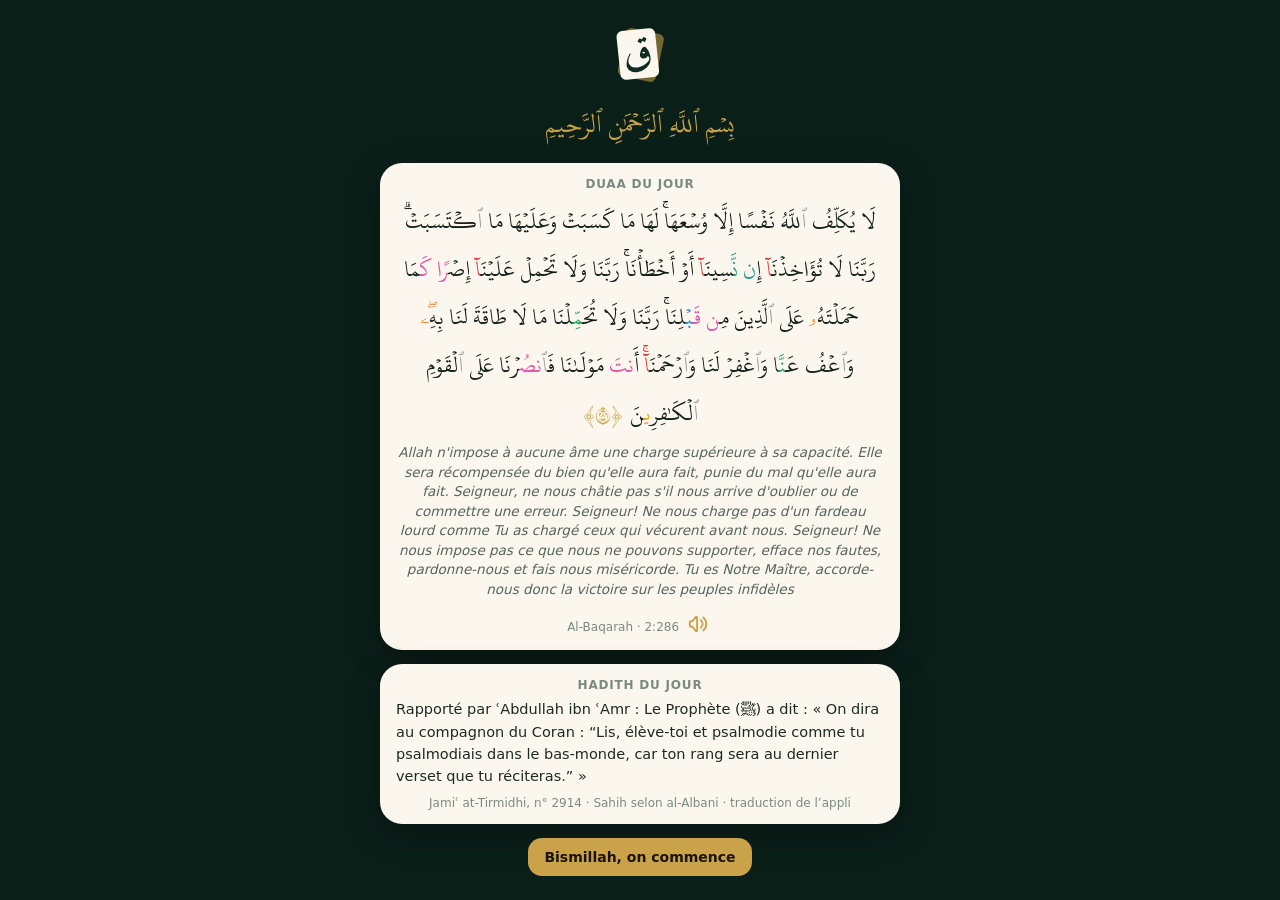
<file: index.html>
<!DOCTYPE html>
<html lang="fr">
<head>
<meta charset="utf-8">
<meta name="viewport" content="width=device-width, initial-scale=1, viewport-fit=cover, user-scalable=no">
<title>Muraja'a — Révision du Coran</title>
<meta name="description" content="Révise le Coran en jouant : cartes à glisser, audio, récitation et suivi.">
<meta property="og:type" content="website">
<meta property="og:site_name" content="Muraja'a">
<meta property="og:title" content="Muraja'a : révise le Coran en jouant">
<meta property="og:description" content="Cartes à glisser, audio, récitation et suivi de ta mémorisation.">
<meta property="og:url" content="https://generalmanagerapp.github.io/coran-revision/">
<meta property="og:image" content="https://generalmanagerapp.github.io/coran-revision/icons/og-image.png">
<meta property="og:image:width" content="1200">
<meta property="og:image:height" content="630">
<meta name="twitter:card" content="summary_large_image">
<meta name="twitter:image" content="https://generalmanagerapp.github.io/coran-revision/icons/og-image.png">
<meta name="theme-color" content="#0f2a22">
<link rel="manifest" href="manifest.webmanifest">
<link rel="icon" href="icons/icon.svg" type="image/svg+xml">
<link rel="icon" href="icons/favicon-32.png" sizes="32x32" type="image/png">
<link rel="apple-touch-icon" href="icons/apple-touch-icon.png">
<meta name="apple-mobile-web-app-capable" content="yes">
<meta name="apple-mobile-web-app-title" content="Muraja'a">
<meta name="application-name" content="Muraja'a">
<meta name="apple-mobile-web-app-status-bar-style" content="black-translucent">
<link rel="preload" href="fonts/uthmanic-hafs.woff2?v=2.10.1" as="font" type="font/woff2" crossorigin>
<link rel="stylesheet" href="style.css?v=2.10.1">
</head>
<body>
<div id="app">
  <header class="top">
    <div class="brand"><img class="logo" src="icons/logo-mark.svg" alt="" width="22" height="25"> Muraja'a <span class="brand-ar">مراجعة</span></div>
    <div id="sessionInfo" class="session"></div>
  </header>

  <main>
    <!-- RÉVISER -->
    <section id="view-revise" class="view active">
      <div id="modeBar" class="modebar"></div>
      <div id="weakBar" class="weakbar" hidden></div>
      <div id="goal" class="goal"><span></span><i><b></b></i></div>
      <div id="deck" class="deck"></div>
      <div id="deckHint" class="hint"></div>
    </section>

    <!-- SOURATES -->
    <section id="view-surahs" class="view">
      <div class="seg"><button data-tab="s" class="on">Sourates</button><button data-tab="j">Juz</button><button data-tab="h">Hizb</button></div>
      <div class="toolbar">
        <input id="surahSearch" type="search" placeholder="Rechercher une sourate…">
      </div>
      <div class="quick">
        <button data-quick="amma">Juz ʿAmma</button>
        <button data-quick="tabarak">Juz Tabārak</button>
        <button data-quick="none">Tout décocher</button>
      </div>
      <div id="selCount" class="selcount"></div>
      <div id="surahList"></div>
    </section>

    <!-- LIRE -->
    <section id="view-read" class="view">
      <div class="rbar">
        <button data-rnav="-1" aria-label="Sourate précédente">‹</button>
        <select id="readSel" aria-label="Sourate"></select>
        <button data-rnav="1" aria-label="Sourate suivante">›</button>
      </div>
      <div class="rctl">
        <button id="rPlay" class="btn gold"><svg class="ic " width="18" height="18" viewBox="0 0 24 24" fill="none" stroke="currentColor" stroke-width="2" stroke-linecap="round" stroke-linejoin="round" aria-hidden="true"><path d="M7 4v16l13 -8l-13 -8" /></svg> Écouter</button>
        <button id="rRep" class="btn light" aria-pressed="false"><svg class="ic " width="18" height="18" viewBox="0 0 24 24" fill="none" stroke="currentColor" stroke-width="2" stroke-linecap="round" stroke-linejoin="round" aria-hidden="true"><path d="M4 12v-3a3 3 0 0 1 3 -3h13m-3 -3l3 3l-3 3" /> <path d="M20 12v3a3 3 0 0 1 -3 3h-13m3 3l-3 -3l3 -3" /></svg> Répéter le verset</button>
        <button id="rMask" class="btn light" aria-pressed="false"><svg class="ic " width="18" height="18" viewBox="0 0 24 24" fill="none" stroke="currentColor" stroke-width="2" stroke-linecap="round" stroke-linejoin="round" aria-hidden="true"><path d="M10.585 10.587a2 2 0 0 0 2.829 2.828" /> <path d="M16.681 16.673a8.717 8.717 0 0 1 -4.681 1.327c-3.6 0 -6.6 -2 -9 -6c1.272 -2.12 2.712 -3.678 4.32 -4.674m2.86 -1.146a9.055 9.055 0 0 1 1.82 -.18c3.6 0 6.6 2 9 6c-.666 1.11 -1.379 2.067 -2.138 2.87" /> <path d="M3 3l18 18" /></svg> Masquer</button>
      </div>
      <div id="rExtra" class="rctl2"></div>
      <div id="readBox"></div>
      <div id="nowPlay" class="nowplay" hidden><button data-np="-1" aria-label="Verset précédent">‹</button><span></span><button data-np="1" aria-label="Verset suivant">›</button></div>
    </section>

    <!-- STATS -->
    <section id="view-stats" class="view"><div id="statsBox"></div><div class="adbox" id="adStats" hidden></div></section>

    <!-- RÉGLAGES -->
    <section id="view-settings" class="view"><div id="settingsBox"></div><div class="adbox" id="adSet" hidden></div></section>
  </main>

  <nav class="tabs">
    <button data-view="revise" class="on"><svg class="ic nav" width="23" height="23" viewBox="0 0 24 24" fill="none" stroke="currentColor" stroke-width="2" stroke-linecap="round" stroke-linejoin="round" aria-hidden="true"><path d="M3.604 7.197l7.138 -3.109a.96 .96 0 0 1 1.27 .527l4.924 11.902a1 1 0 0 1 -.514 1.304l-7.137 3.109a.96 .96 0 0 1 -1.271 -.527l-4.924 -11.903a1 1 0 0 1 .514 -1.304l0 .001" /> <path d="M15 4h1a1 1 0 0 1 1 1v3.5" /> <path d="M20 6c.264 .112 .52 .217 .768 .315a1 1 0 0 1 .53 1.311l-2.298 5.374" /></svg>Réviser</button>
    <button data-view="read"><svg class="ic nav" width="23" height="23" viewBox="0 0 24 24" fill="none" stroke="currentColor" stroke-width="2" stroke-linecap="round" stroke-linejoin="round" aria-hidden="true"><path d="M19 4v16h-12a2 2 0 0 1 -2 -2v-12a2 2 0 0 1 2 -2h12" /> <path d="M19 16h-12a2 2 0 0 0 -2 2" /> <path d="M9 8h6" /></svg>Lire</button>
    <button data-view="surahs"><svg class="ic nav" width="23" height="23" viewBox="0 0 24 24" fill="none" stroke="currentColor" stroke-width="2" stroke-linecap="round" stroke-linejoin="round" aria-hidden="true"><path d="M3.5 5.5l1.5 1.5l2.5 -2.5" /> <path d="M3.5 11.5l1.5 1.5l2.5 -2.5" /> <path d="M3.5 17.5l1.5 1.5l2.5 -2.5" /> <path d="M11 6l9 0" /> <path d="M11 12l9 0" /> <path d="M11 18l9 0" /></svg>Sourates</button>
    <button data-view="stats"><svg class="ic nav" width="23" height="23" viewBox="0 0 24 24" fill="none" stroke="currentColor" stroke-width="2" stroke-linecap="round" stroke-linejoin="round" aria-hidden="true"><path d="M3 13a1 1 0 0 1 1 -1h4a1 1 0 0 1 1 1v6a1 1 0 0 1 -1 1h-4a1 1 0 0 1 -1 -1l0 -6" /> <path d="M15 9a1 1 0 0 1 1 -1h4a1 1 0 0 1 1 1v10a1 1 0 0 1 -1 1h-4a1 1 0 0 1 -1 -1l0 -10" /> <path d="M9 5a1 1 0 0 1 1 -1h4a1 1 0 0 1 1 1v14a1 1 0 0 1 -1 1h-4a1 1 0 0 1 -1 -1l0 -14" /> <path d="M4 20h14" /></svg>Suivi</button>
    <button data-view="settings"><svg class="ic nav" width="23" height="23" viewBox="0 0 24 24" fill="none" stroke="currentColor" stroke-width="2" stroke-linecap="round" stroke-linejoin="round" aria-hidden="true"><path d="M10.325 4.317c.426 -1.756 2.924 -1.756 3.35 0a1.724 1.724 0 0 0 2.573 1.066c1.543 -.94 3.31 .826 2.37 2.37a1.724 1.724 0 0 0 1.065 2.572c1.756 .426 1.756 2.924 0 3.35a1.724 1.724 0 0 0 -1.066 2.573c.94 1.543 -.826 3.31 -2.37 2.37a1.724 1.724 0 0 0 -2.572 1.065c-.426 1.756 -2.924 1.756 -3.35 0a1.724 1.724 0 0 0 -2.573 -1.066c-1.543 .94 -3.31 -.826 -2.37 -2.37a1.724 1.724 0 0 0 -1.065 -2.572c-1.756 -.426 -1.756 -2.924 0 -3.35a1.724 1.724 0 0 0 1.066 -2.573c-.94 -1.543 .826 -3.31 2.37 -2.37c1 .608 2.296 .07 2.572 -1.065" /> <path d="M9 12a3 3 0 1 0 6 0a3 3 0 0 0 -6 0" /></svg>Réglages</button>
  </nav>
</div>
<div id="loading" class="loading"><div class="lts" aria-hidden="true"><i class="lt" style="left:43%;top:24%;font-size:32px;--r:-2deg;animation-delay:-1.2s;animation-duration:5.2s">ق</i><i class="lt" style="left:76%;top:12%;font-size:31px;--r:2deg;animation-delay:-2.7s;animation-duration:5.9s">ر</i><i class="lt" style="left:55%;top:13%;font-size:29px;--r:11deg;animation-delay:-0.7s;animation-duration:7.2s">آ</i><i class="lt" style="left:17%;top:33%;font-size:29px;--r:11deg;animation-delay:-1.9s;animation-duration:7.3s">ن</i><i class="lt" style="left:76%;top:55%;font-size:34px;--r:-7deg;animation-delay:-0.1s;animation-duration:5.9s">ك</i><i class="lt" style="left:55%;top:23%;font-size:37px;--r:-19deg;animation-delay:-1.6s;animation-duration:7.3s">ت</i><i class="lt" style="left:76%;top:78%;font-size:30px;--r:11deg;animation-delay:-1.9s;animation-duration:6.5s">ا</i><i class="lt" style="left:9%;top:84%;font-size:53px;--r:24deg;animation-delay:-0.6s;animation-duration:7.7s">ب</i><i class="lt" style="left:42%;top:64%;font-size:45px;--r:-10deg;animation-delay:-1.8s;animation-duration:6.8s">ه</i><i class="lt" style="left:25%;top:36%;font-size:57px;--r:-4deg;animation-delay:-0.2s;animation-duration:6.2s">د</i><i class="lt" style="left:59%;top:41%;font-size:58px;--r:1deg;animation-delay:-1.8s;animation-duration:5.3s">ى</i><i class="lt" style="left:23%;top:48%;font-size:28px;--r:17deg;animation-delay:-0.5s;animation-duration:7.0s">ن</i><i class="lt" style="left:11%;top:76%;font-size:46px;--r:-4deg;animation-delay:-1.7s;animation-duration:8.5s">و</i><i class="lt" style="left:90%;top:49%;font-size:55px;--r:-21deg;animation-delay:-1.8s;animation-duration:7.3s">ر</i><i class="lt" style="left:13%;top:39%;font-size:29px;--r:21deg;animation-delay:-1.4s;animation-duration:7.7s">ح</i><i class="lt" style="left:91%;top:44%;font-size:54px;--r:-7deg;animation-delay:-1.9s;animation-duration:9.0s">م</i><i class="lt" style="left:93%;top:54%;font-size:55px;--r:-3deg;animation-delay:-2.7s;animation-duration:6.4s">ة</i><i class="lt" style="left:23%;top:83%;font-size:44px;--r:-17deg;animation-delay:-0.4s;animation-duration:5.2s">ذ</i><i class="lt" style="left:33%;top:55%;font-size:31px;--r:-15deg;animation-delay:-1.2s;animation-duration:8.5s">ك</i><i class="lt" style="left:59%;top:56%;font-size:53px;--r:10deg;animation-delay:-1.6s;animation-duration:8.5s">ر</i><i class="lt" style="left:37%;top:58%;font-size:50px;--r:-11deg;animation-delay:-3.0s;animation-duration:7.7s">ع</i><i class="lt" style="left:21%;top:15%;font-size:40px;--r:-25deg;animation-delay:-0.5s;animation-duration:5.9s">ل</i><i class="lt" style="left:64%;top:80%;font-size:35px;--r:1deg;animation-delay:-0.5s;animation-duration:6.1s">م</i><i class="lt" style="left:70%;top:52%;font-size:34px;--r:19deg;animation-delay:-1.8s;animation-duration:6.3s">إ</i><i class="lt" style="left:67%;top:84%;font-size:55px;--r:24deg;animation-delay:-2.0s;animation-duration:8.0s">ي</i><i class="lt" style="left:89%;top:76%;font-size:32px;--r:5deg;animation-delay:-1.2s;animation-duration:6.6s">م</i></div><span class="ltxt">Chargement du Coran…</span></div>
<script src="ads-config.js?v=2.10.1"></script>
<script src="app.js?v=2.10.1"></script>
</body>
</html>
</file>
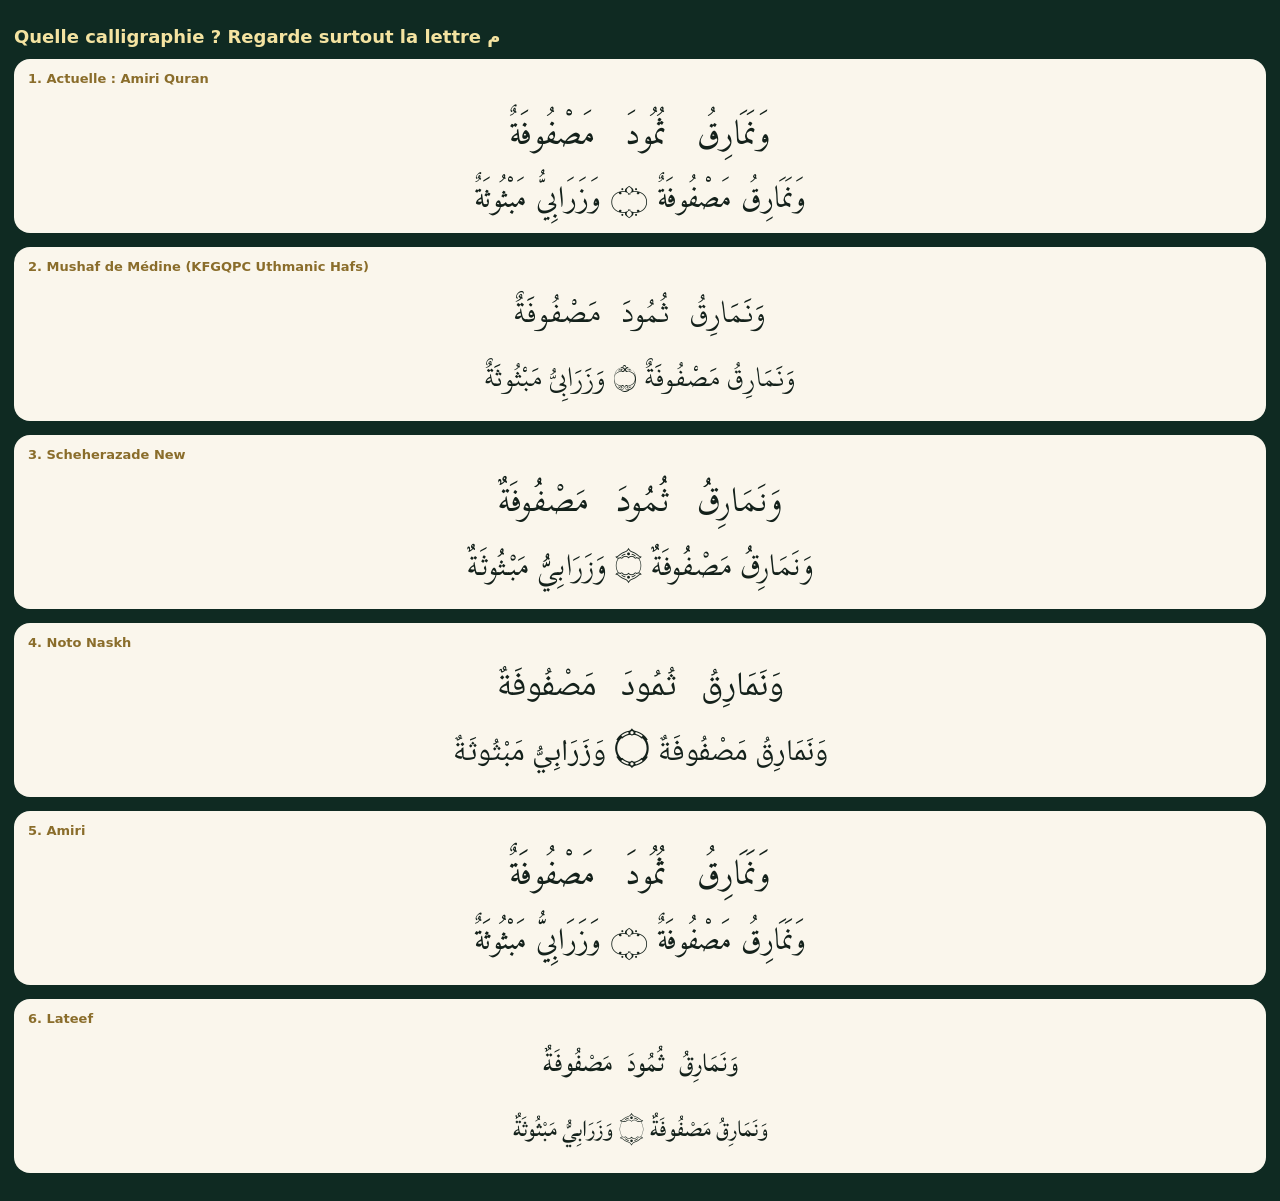
<file: fonts-test.html>
<!DOCTYPE html><html lang="fr"><head><meta charset="utf-8"><meta name="viewport" content="width=device-width,initial-scale=1"><title>Test calligraphies</title>
<style>
@font-face{font-family:F1;src:url(fonts/amiri-quran-arabic-400-normal.woff2)}
@font-face{font-family:F2;src:url(fonts/uthmanic-hafs.woff2)}
@font-face{font-family:F3;src:url(fonts/test/scheherazade-new-arabic-400-normal.woff2)}
@font-face{font-family:F4;src:url(fonts/test/noto-naskh-arabic-arabic-400-normal.woff2)}
@font-face{font-family:F5;src:url(fonts/test/amiri-arabic-400-normal.woff2)}
@font-face{font-family:F6;src:url(fonts/test/lateef-arabic-400-normal.woff2)}
body{background:#0f2a22;color:#eee;font:15px system-ui;margin:0;padding:14px}
h1{font-size:18px;color:#f4e3a1}
.c{background:#faf6ec;color:#14211b;border-radius:16px;padding:12px 14px;margin:0 0 14px}
.n{font:700 13px system-ui;color:#8a6d2b;margin-bottom:4px}
.a{direction:rtl;text-align:center;font-size:30px;line-height:2.1}
.w{direction:rtl;text-align:center;font-size:34px;line-height:2}
</style></head><body>
<h1>Quelle calligraphie ? Regarde surtout la lettre م</h1>
<script>
const fonts=[['1','Actuelle : Amiri Quran'],['2','Mushaf de Médine (KFGQPC Uthmanic Hafs)'],['3','Scheherazade New'],['4','Noto Naskh'],['5','Amiri'],['6','Lateef']];
document.body.insertAdjacentHTML('beforeend',fonts.map(([k,n])=>`<div class="c"><div class="n">${k}. ${n}</div>
<div class="w" style="font-family:F${k}">وَنَمَارِقُ &nbsp; ثُمُودَ &nbsp; مَصْفُوفَةٌ</div>
<div class="a" style="font-family:F${k}">وَنَمَارِقُ مَصْفُوفَةٌ ۝ وَزَرَابِيُّ مَبْثُوثَةٌ</div></div>`).join(''));
</script></body></html>
</file>
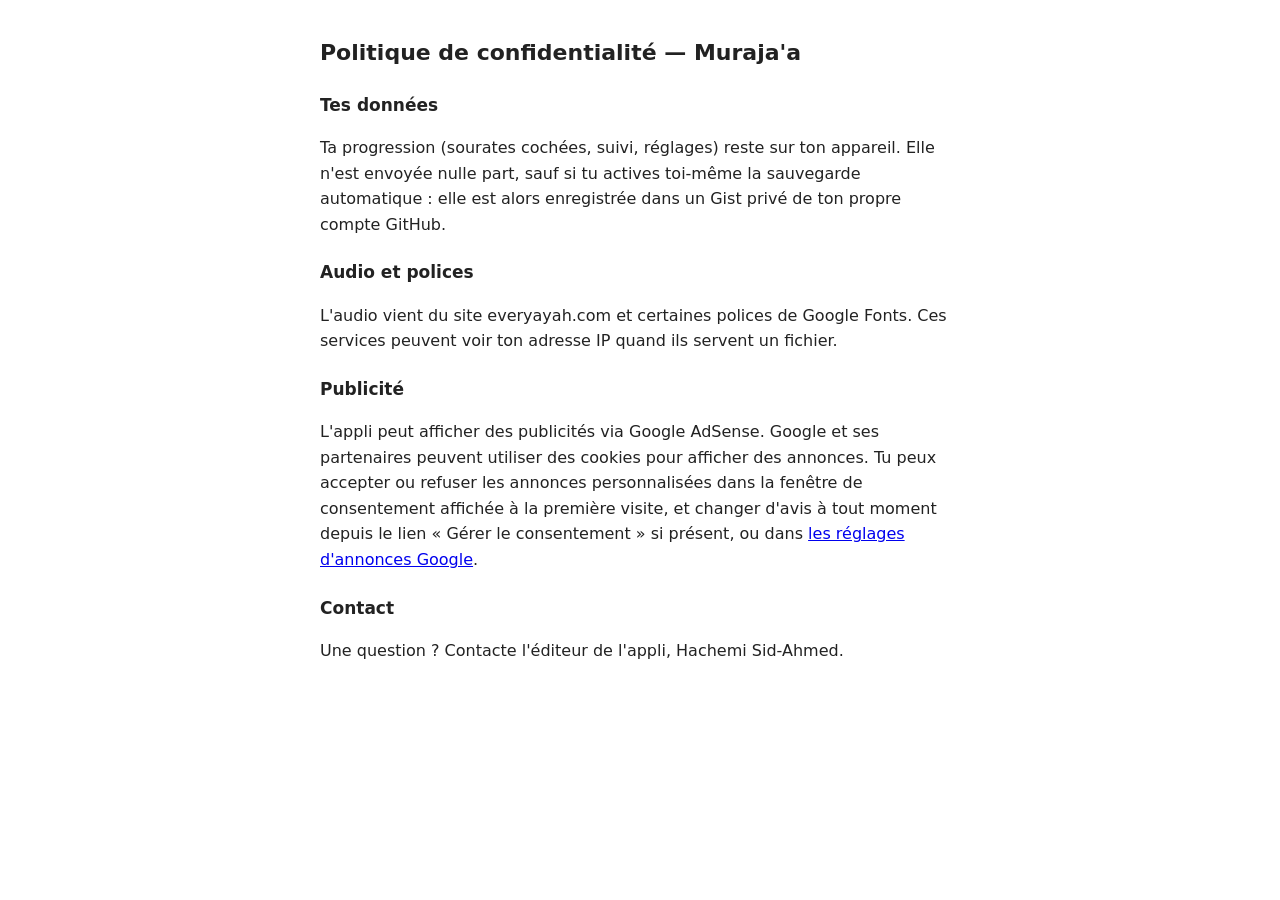
<file: privacy.html>
<!DOCTYPE html><html lang="fr"><head><meta charset="utf-8"><meta name="viewport" content="width=device-width,initial-scale=1"><title>Confidentialité — Muraja'a</title>
<style>body{font:16px/1.6 system-ui,sans-serif;max-width:640px;margin:0 auto;padding:20px;color:#222}h1{font-size:22px}h2{font-size:17px;margin-top:22px}</style></head><body>
<h1>Politique de confidentialité — Muraja'a</h1>
<h2>Tes données</h2><p>Ta progression (sourates cochées, suivi, réglages) reste sur ton appareil. Elle n'est envoyée nulle part, sauf si tu actives toi-même la sauvegarde automatique : elle est alors enregistrée dans un Gist privé de ton propre compte GitHub.</p>
<h2>Audio et polices</h2><p>L'audio vient du site everyayah.com et certaines polices de Google Fonts. Ces services peuvent voir ton adresse IP quand ils servent un fichier.</p>
<h2>Publicité</h2><p>L'appli peut afficher des publicités via Google AdSense. Google et ses partenaires peuvent utiliser des cookies pour afficher des annonces. Tu peux accepter ou refuser les annonces personnalisées dans la fenêtre de consentement affichée à la première visite, et changer d'avis à tout moment depuis le lien « Gérer le consentement » si présent, ou dans <a href="https://adssettings.google.com">les réglages d'annonces Google</a>.</p>
<h2>Contact</h2><p>Une question ? Contacte l'éditeur de l'appli, Hachemi Sid-Ahmed.</p>
</body></html>
</file>
<file: style.css>
@font-face{font-family:'Uthmanic Hafs';src:url(fonts/uthmanic-hafs.woff2?v=2.0.2) format('woff2');font-display:swap}
@font-face{font-family:'Amiri Quran';src:url(fonts/amiri-quran-arabic-400-normal.woff2) format('woff2');font-display:swap}
:root,[data-theme=emeraude]{
  --bg:#0b1f19;--bg2:#0f2a22;--surface2:#0d241d;--bg-img:none;--text:#eef3ef;--text2:#b9c9c0;--text3:#8fa79b;--line2:#1d3d33;--line3:#2c5446;
  --gold:#c9a24a;--on-gold:#1b1405;--card:#fbf7ee;--ink:#1c2a24;--muted:#7a8a82;--line:#e6dfcf;--opt:#fff;--tagbg:#efe6d0;--tagfg:#7a5d1d;
  --arc:#14211b;--frc:#55655d;--ar-list:#e9dcb8;--green:#2f9e6a;--red:#d4554b;--amber:#e0a33a;
  --good-bg:#e7f6ee;--good-fg:#1e7a50;--bad-bg:#fbe9e7;--bad-fg:#a8352c;--mid-bg:#fdf2dc;--mid-fg:#8a5d0b;--btn:#1c3a30;
  --r-card:22px;--r-opt:14px;--r-btn:14px;--r-chip:999px;--card-shadow:0 10px 30px rgba(0,0,0,.35);--card-border:0;--opt-bw:2px;--opt-shadow:none;--btn-border:0;--chip-bw:1px;
  --font:system-ui,-apple-system,'Segoe UI',Roboto,sans-serif;--font-title:var(--font);
  --ar:'Uthmanic Hafs','Amiri Quran','Scheherazade New','Traditional Arabic',serif;
}
[data-theme=manuscrit]{
  --bg:#efe2c4;--bg2:#e6d5ae;--surface2:#e9dab8;--text:#3b2a1a;--text2:#5a3f26;--text3:#7a5a3a;--line2:#cdb48a;--line3:#b08a5a;
  --gold:#9b2c1f;--on-gold:#f7ecd4;--card:#f8efd9;--ink:#2a1a0c;--muted:#7a5a3a;--line:#d6bd92;--opt:#fbf5e6;--tagbg:#f1dcc6;--tagfg:#9b2c1f;
  --arc:#2a1a0c;--frc:#6b4a2a;--ar-list:#5a3412;--green:#4f6b2a;--good-bg:#eef0d8;--good-fg:#3f5a1f;--btn:#5a3412;
  --r-card:6px;--r-opt:4px;--r-btn:4px;--r-chip:4px;--card-shadow:0 2px 0 #c7a676,0 8px 20px rgba(90,52,18,.18);--card-border:1px solid #c7a676;--opt-bw:1px;
  --font:'Cormorant Garamond',Georgia,serif;--font-title:var(--font);
}
[data-theme=manuscrit] .card{outline:1px solid #c7a676;outline-offset:-7px}
[data-theme=manuscrit] body,[data-theme=manuscrit] .opt.fr-opt{font-size:110%}
[data-theme=minimal]{
  --bg:#f5f5f7;--bg2:#ffffff;--surface2:#ececf1;--text:#111;--text2:#3a3a3c;--text3:#6e6e73;--line2:#e5e5ea;--line3:#d1d1d6;
  --gold:#1d4fd8;--on-gold:#fff;--card:#fff;--ink:#111;--muted:#6e6e73;--line:#ececf1;--opt:#f5f5f7;--tagbg:#eef3ff;--tagfg:#1d4fd8;
  --arc:#111;--frc:#6e6e73;--ar-list:#111;--green:#1d4fd8;--good-bg:#eef3ff;--good-fg:#1d4fd8;--btn:#111;
  --r-card:20px;--r-opt:12px;--r-btn:12px;--card-shadow:0 1px 2px rgba(0,0,0,.06),0 8px 24px rgba(0,0,0,.06);--opt-bw:1.5px;
  --font:Inter,system-ui,-apple-system,sans-serif;
}
[data-theme=minimal] .chip{background:#e8e8ed;border-color:transparent}
[data-theme=minimal] .chip.on{background:#111;border-color:#111;color:#fff}
[data-theme=nuit]{
  --bg:#0d1033;--bg2:#0a0c28;--surface2:#141850;--text:#e8ebff;--text2:#c7cdf5;--text3:#9aa3d9;--line2:#1e2360;--line3:#2e3577;
  --gold:#f4e3a1;--on-gold:#1b1d3d;--card:#171b4a;--ink:#fff;--muted:#9aa3d9;--line:#2e3577;--opt:#1f2459;--tagbg:#262b6b;--tagfg:#f4e3a1;
  --arc:#fff;--frc:#b7bde8;--ar-list:#f4e3a1;--green:#5ee0b0;--good-bg:#1d3b48;--good-fg:#7ff0c6;--bad-bg:#4a1f35;--bad-fg:#ff9fb5;--mid-bg:#4a3d1f;--mid-fg:#ffd98a;--btn:#262b6b;
  --r-card:26px;--r-opt:16px;--r-btn:16px;--card-shadow:0 0 40px rgba(120,130,255,.15);--card-border:1px solid #2e3577;--opt-bw:1.5px;
  --font:Nunito,system-ui,sans-serif;
  --bg-img:radial-gradient(1.5px 1.5px at 20px 30px,#fff,transparent),radial-gradient(1px 1px at 90px 80px,#ddd,transparent),radial-gradient(1.5px 1.5px at 160px 20px,#fff,transparent),radial-gradient(1px 1px at 130px 140px,#ccc,transparent),radial-gradient(1px 1px at 40px 170px,#eee,transparent);--bg-size:200px 200px;
}
[data-theme=ludique]{
  --bg:#eafaf3;--bg2:#ffffff;--surface2:#d9f3e7;--text:#21323a;--text2:#3d5560;--text3:#6a7d86;--line2:#c9e9db;--line3:#bfe3d3;
  --gold:#16a36b;--on-gold:#fff;--card:#fff;--ink:#21323a;--muted:#6a7d86;--line:#e2ece8;--opt:#fff;--tagbg:#fff2c9;--tagfg:#a26a00;
  --arc:#21323a;--frc:#6a7d86;--ar-list:#16a36b;--green:#16a36b;--good-bg:#d9f7e8;--good-fg:#0e7a4f;--btn:#ff8a5b;
  --r-card:28px;--r-opt:18px;--r-btn:18px;--r-chip:14px;--card-shadow:0 6px 0 #c9e9db;--opt-bw:2.5px;--opt-shadow:0 4px 0 #e2ece8;
  --font:'Baloo 2',system-ui,sans-serif;
}
[data-theme=ludique] .chip{background:#fff;border-color:transparent;box-shadow:0 3px 0 #c9e9db}
[data-theme=ludique] .chip.on{box-shadow:0 3px 0 #0e7a4f}
[data-theme=ludique] .btn{box-shadow:0 4px 0 rgba(0,0,0,.18)}
[data-theme=ludique] .opt.good{box-shadow:0 4px 0 #0e7a4f}
[data-theme=desert]{
  --bg:#f3e3c7;--bg2:#fffaf1;--surface2:#ecd6b3;--text:#3d2b1f;--text2:#6b4a2f;--text3:#8a6a4c;--line2:#e3c9a0;--line3:#c9a57a;
  --gold:#b8561b;--on-gold:#fff8ec;--card:#fffaf1;--ink:#3d2b1f;--muted:#8a6a4c;--line:#ecd6b3;--opt:#fbf1e1;--tagbg:#f6e1c3;--tagfg:#8a4a17;
  --arc:#3d2b1f;--frc:#7a5a40;--ar-list:#7a3e12;--green:#6b8a2f;--good-bg:#edf3dc;--good-fg:#4f6b1f;--btn:#7a3e12;
  --card-shadow:0 12px 30px rgba(122,62,18,.18);--opt-bw:1.5px;
  --font:Lora,Georgia,serif;
  --bg-img:url("data:image/svg+xml,%3Csvg xmlns='http://www.w3.org/2000/svg' viewBox='0 0 390 180' preserveAspectRatio='none'%3E%3Cpath d='M0 120 Q100 60 200 110 T390 90 V180 H0z' fill='%23e8cfa3'/%3E%3Cpath d='M0 150 Q120 100 240 140 T390 130 V180 H0z' fill='%23dcb982'/%3E%3C/svg%3E");--bg-size:100% 30%;
}
[data-theme=desert] body{background-repeat:no-repeat;background-position:bottom}
[data-theme=medina]{
  --bg:#dbe9fb;--bg2:#ffffff;--surface2:#c9dcf7;--text:#0e2a52;--text2:#2a4a78;--text3:#5a7398;--line2:#cfe0fb;--line3:#a9c4ee;
  --gold:#2d6cdf;--on-gold:#fff;--card:#fff;--ink:#0e2a52;--muted:#5a7398;--line:#cfe0fb;--opt:#f2f7ff;--tagbg:#e6efff;--tagfg:#2d6cdf;
  --arc:#0e2a52;--frc:#5a7398;--ar-list:#2d6cdf;--green:#1b9e6e;--good-bg:#e3f7ef;--good-fg:#137a54;--btn:#0e2a52;
  --r-card:22px;--r-opt:16px;--r-btn:16px;--card-shadow:0 10px 30px rgba(45,108,223,.22);--opt-bw:1.5px;
  --font:Quicksand,system-ui,sans-serif;
}
[data-theme=medina] .card{border-radius:140px 140px 22px 22px}
[data-theme=medina] .card .head{padding-top:30px;justify-content:center;gap:10px}
[data-theme=medina] .top{background:#2d6cdf;color:#fff;border-radius:0 0 28px 28px;margin-bottom:8px}
[data-theme=medina] .session{color:#dbe9fb}
[data-theme=oled]{
  --bg:#000;--bg2:#000;--surface2:#0d0d0d;--text:#fff;--text2:#bbb;--text3:#777;--line2:#1a1a1a;--line3:#2a2a2a;
  --gold:#7dff9b;--on-gold:#000;--card:#0d0d0d;--ink:#eee;--muted:#8a8a8a;--line:#262626;--opt:#141414;--tagbg:#1a1a1a;--tagfg:#7dff9b;
  --arc:#fff;--frc:#9a9a9a;--ar-list:#ddd;--green:#7dff9b;--good-bg:#0c2014;--good-fg:#7dff9b;--bad-bg:#2a0d0d;--bad-fg:#ff7b7b;--mid-bg:#2a220d;--mid-fg:#ffd27b;--btn:#1a1a1a;
  --r-card:18px;--r-opt:12px;--r-btn:12px;--r-chip:8px;--card-shadow:none;--card-border:1px solid #222;--opt-bw:1px;
  --font:Inter,system-ui,sans-serif;--font-title:'JetBrains Mono',monospace;
}
[data-theme=oled] .chip.on{background:transparent;color:#7dff9b}
[data-theme=nuit] .btn.ok{color:#0d1033}
[data-theme=oled] .btn.ok,[data-theme=oled] .btn.gold{color:#000}
/* sélecteur de thème */
.themes{display:grid;grid-template-columns:repeat(2,1fr);gap:10px;margin-bottom:10px}
.theme{display:flex;align-items:center;gap:10px;padding:10px;border-radius:14px;border:2px solid var(--line2);background:var(--bg2);color:var(--text);font:600 13.5px var(--font);text-align:left}
.theme.on{border-color:var(--gold)}
.theme .sw{display:flex;width:44px;height:30px;border-radius:8px;overflow:hidden;flex-shrink:0;border:1px solid rgba(0,0,0,.15)}
.theme .sw i{flex:1}
*{box-sizing:border-box;-webkit-tap-highlight-color:transparent}
html,body{margin:0;height:100%;background:var(--bg);color:var(--text);font-family:var(--font);background-image:var(--bg-img);background-attachment:fixed;background-size:var(--bg-size,auto)}
html,body{overflow:hidden;overscroll-behavior:none}
#app{display:flex;flex-direction:column;position:fixed;top:0;bottom:0;left:0;right:0;max-width:560px;margin:0 auto}
.top{display:flex;justify-content:space-between;align-items:center;padding:calc(env(safe-area-inset-top) + 10px) 16px 8px}
.brand{font-weight:700;font-size:17px;letter-spacing:.2px}
.brand{font-family:var(--font-title)}
.logo{vertical-align:-5px;margin-right:6px}
.session{font-size:13px;color:var(--text2)}
main{flex:1;overflow:hidden;position:relative}
.view{display:none;height:100%;overflow-y:auto;padding:4px 14px 20px}
.view.active{display:block}
#view-revise.active{display:flex;flex-direction:column;overflow:hidden}
.tabs{display:flex;background:var(--bg2);border-top:1px solid var(--line2);padding-bottom:env(safe-area-inset-bottom)}
.tabs button{flex:1;background:none;border:0;color:var(--text3);font:600 11px var(--font);padding:8px 0 10px;display:flex;flex-direction:column;align-items:center;gap:2px}
.tabs button span{font-size:19px}
.tabs button.on{color:var(--gold)}

/* mode bar */
.modebar{display:flex;gap:6px;overflow-x:auto;padding:4px 0 10px;scrollbar-width:none;flex-shrink:0}
.modebar::-webkit-scrollbar{display:none}
.chip{flex-shrink:0;border:var(--chip-bw) solid var(--line3);background:transparent;color:var(--text2);border-radius:var(--r-chip);padding:6px 12px;font:600 12.5px var(--font)}
.chip.on{background:var(--gold);border-color:var(--gold);color:var(--on-gold)}

/* deck & cards */
.deck{position:relative;flex:1;min-height:0}
.card{position:absolute;inset:0;background:var(--card);color:var(--ink);border-radius:var(--r-card);box-shadow:var(--card-shadow);border:var(--card-border);
  display:flex;flex-direction:column;overflow:hidden;touch-action:pan-y;user-select:none;will-change:transform}
.card.back{transform:scale(.95) translateY(14px);opacity:.6}
.card.fly{transition:transform .35s ease-out,opacity .35s}
.card .head{display:flex;justify-content:space-between;align-items:center;padding:12px 16px 6px;font-size:12px;color:var(--muted);flex-shrink:0}
.card .tag{background:var(--tagbg);color:var(--tagfg);border-radius:999px;padding:3px 9px;font-weight:700}
.card *{touch-action:pan-y}
.card .body{flex:1;overflow-y:auto;overscroll-behavior:contain;padding:4px 16px 14px;-webkit-overflow-scrolling:touch}
.card .q{font-size:13.5px;color:var(--muted);text-align:center;margin:4px 0 8px;font-weight:600}
.ar{font-family:var(--ar);direction:rtl;text-align:center;line-height:2.1;font-size:calc(27px*var(--as,1));color:var(--arc)}
.ar.small{font-size:calc(22px*var(--as,1));line-height:1.95}
.ar.xs{font-size:calc(19px*var(--as,1));line-height:1.85}
.fr{font-size:13.5px;color:var(--frc);text-align:center;font-style:italic;margin-top:6px;line-height:1.45}
.ref{text-align:center;font-size:12px;color:var(--muted);margin-top:4px}
.blank{display:inline-block;min-width:70px;border-bottom:3px solid var(--gold);margin:0 4px}
.opts{display:flex;flex-direction:column;gap:8px;margin-top:12px}
.opt{background:var(--opt);border:var(--opt-bw) solid var(--line);border-radius:var(--r-opt);box-shadow:var(--opt-shadow);padding:8px 12px;font-family:var(--ar);direction:rtl;font-size:21px;line-height:1.9;color:var(--ink);text-align:right}
.opt.fr-opt{font-family:var(--font);direction:ltr;text-align:left;font-size:15px;line-height:1.4}
.opt.good{border-color:var(--green);background:var(--good-bg)}
.opt.bad{border-color:var(--red);background:var(--bad-bg)}
.opt.dim{opacity:.55}
.opt .num{font-family:var(--font);font-size:12px;font-weight:700;color:var(--on-gold);background:var(--gold);border-radius:50%;width:22px;height:22px;display:inline-flex;align-items:center;justify-content:center;margin-left:8px;vertical-align:middle}
.result{margin-top:12px;padding:10px 12px;border-radius:14px;font-size:14px;font-weight:600;text-align:center}
.result.ok{background:var(--good-bg);color:var(--good-fg)}
.result.mid{background:var(--mid-bg);color:var(--mid-fg)}
.result.ko{background:var(--bad-bg);color:var(--bad-fg)}
.reveal{margin-top:10px;border-top:1px dashed var(--line);padding-top:8px}
.w-ok{color:var(--good-fg)}
.w-ko{color:var(--bad-fg);text-decoration:underline wavy rgba(192,57,43,.5)}
.btnrow{display:flex;gap:8px;justify-content:center;margin-top:12px;flex-wrap:wrap}
.btn{border:var(--btn-border);border-radius:var(--r-btn);padding:11px 16px;font:700 14px var(--font);background:var(--btn);color:#fff}
.btn.gold{background:var(--gold);color:var(--on-gold)}
.btn.light{background:var(--tagbg);color:var(--tagfg)}
.btn.ok{background:var(--green)}
.btn.mid{background:var(--amber)}
.btn.ko{background:var(--red)}
.btn.rec{background:var(--red);animation:pulse 1.2s infinite}
@keyframes pulse{50%{box-shadow:0 0 0 10px rgba(212,85,75,.15)}}
.transcript{font-family:var(--ar);direction:rtl;text-align:center;font-size:19px;color:var(--frc);min-height:30px;margin-top:8px}
.stamp{position:absolute;top:22px;padding:4px 12px;border:3px solid;border-radius:10px;font:800 20px var(--font);opacity:0;transform:rotate(-12deg);pointer-events:none}
.stamp.r{left:18px;color:var(--green);border-color:var(--green)}
.stamp.l{right:18px;color:var(--red);border-color:var(--red);transform:rotate(12deg)}
.hint{text-align:center;font-size:12.5px;color:var(--text2);padding:8px 0 2px;flex-shrink:0;min-height:26px}
.empty{color:var(--text2);text-align:center;padding:40px 20px;line-height:1.6}
.empty .btn{margin-top:14px}
.play{background:none;border:0;font-size:22px;padding:0 4px;cursor:pointer}

/* surahs */
.toolbar input{width:100%;padding:11px 14px;border-radius:12px;border:1px solid var(--line3);background:var(--bg2);color:var(--text);font-size:15px}
.quick{display:flex;gap:6px;margin:10px 0 4px;flex-wrap:wrap}
.quick button{border:1px solid var(--line3);background:transparent;color:var(--text2);border-radius:10px;padding:6px 10px;font:600 12.5px var(--font)}
.selcount{font-size:13px;color:var(--text2);margin:8px 2px}
.juz{margin-top:14px}
.juz h3{display:flex;justify-content:space-between;align-items:center;font-size:13px;color:var(--gold);margin:0 2px 6px;text-transform:uppercase;letter-spacing:.6px}
.juz h3 button{background:none;border:1px solid var(--line3);color:var(--text2);border-radius:8px;font:600 11px var(--font);padding:3px 8px;text-transform:none}
.srow{display:flex;align-items:center;gap:10px;padding:9px 10px;border-radius:12px;background:var(--bg2);margin-bottom:5px}
.srow input{width:20px;height:20px;accent-color:var(--gold)}
.srow .n{width:28px;font-size:12px;color:var(--text3);text-align:center}
.srow .t{flex:1}
.srow .t b{font-size:14.5px;font-weight:600}
.srow .t small{display:block;color:var(--text3);font-size:12px}
.srow .a{font-family:var(--ar);font-size:22px;color:var(--ar-list)}
.srow .m{width:46px;height:5px;border-radius:3px;background:var(--line2);overflow:hidden}
.srow .m i{display:block;height:100%;background:var(--green)}

/* stats & settings */
.grid{display:grid;grid-template-columns:1fr 1fr;gap:10px;margin-top:6px}
.tile{background:var(--bg2);border-radius:16px;padding:14px}
.tile b{display:block;font-size:24px;color:var(--text)}
.tile span{font-size:12px;color:var(--text3)}
h2{font-size:15px;color:var(--gold);margin:22px 2px 10px}
.bar{display:flex;align-items:center;gap:10px;margin:6px 0;font-size:13px}
.bar .lbl{width:120px;white-space:nowrap;overflow:hidden;text-overflow:ellipsis}
.bar .trk{flex:1;height:10px;background:var(--line2);border-radius:5px;overflow:hidden;display:flex}
.bar .trk i{display:block;height:100%}
.bar .v{width:40px;text-align:right;color:var(--text2)}
.heat{display:grid;grid-template-columns:repeat(15,1fr);gap:3px}
.heat i{aspect-ratio:1;border-radius:3px;background:var(--line2)}
.set{background:var(--bg2);border-radius:14px;padding:4px 12px;margin-bottom:10px}
.set label{display:flex;justify-content:space-between;align-items:center;padding:11px 0;border-bottom:1px solid var(--line2);font-size:14.5px;gap:10px}
.set label:last-child{border-bottom:0}
.set small{display:block;color:var(--text3);font-size:12px}
.set input[type=checkbox]{width:22px;height:22px;accent-color:var(--gold);flex-shrink:0}
.set select{background:var(--bg);color:var(--text);border:1px solid var(--line3);border-radius:8px;padding:6px;font-size:13px;max-width:55%}
.danger{background:transparent;border:1px solid var(--red);color:var(--red);border-radius:12px;padding:10px 14px;font:600 13px var(--font);width:100%;margin-top:6px}
.legend{font-size:12px;color:var(--text3);display:flex;gap:12px;margin-top:6px}
.legend i{display:inline-block;width:10px;height:10px;border-radius:2px;margin-right:4px;vertical-align:-1px}
.loading{position:fixed;inset:0;background:var(--bg);display:flex;align-items:center;justify-content:center;color:var(--gold);font-weight:600;z-index:10}
.foot{font-size:11.5px;color:var(--text3);text-align:center;margin-top:20px;line-height:1.5}
.range{display:flex;align-items:center;gap:8px;margin:-2px 0 8px 40px;padding:6px 10px;font-size:13px;color:var(--text2);background:var(--surface2);border-radius:10px;flex-wrap:wrap}
.range input{width:62px;padding:6px 8px;border-radius:8px;border:1px solid var(--line3);background:var(--bg);color:var(--text);font-size:15px;text-align:center}
.range .rn{color:var(--text3);font-size:12px}
.range button{margin-left:auto;background:none;border:1px solid var(--line3);color:var(--text2);border-radius:8px;font:600 12px var(--font);padding:5px 9px}

/* onglets sélection */
.seg{display:flex;background:var(--bg2);border-radius:12px;padding:3px;margin:4px 0 10px;gap:3px}
.seg button{flex:1;border:0;background:none;color:var(--text2);font:600 13.5px var(--font);padding:8px;border-radius:9px}
.seg button.on{background:var(--gold);color:var(--on-gold)}
.dgrid{display:grid;grid-template-columns:repeat(3,1fr);gap:8px}
.dgrid.two{grid-template-columns:repeat(2,1fr)}
.dv{position:relative;display:flex;flex-direction:column;align-items:flex-start;gap:2px;padding:10px;border-radius:12px;border:2px solid var(--line2);background:var(--bg2);color:var(--text);font:600 14px var(--font);text-align:left}
.dv small{font-weight:400;font-size:11.5px;color:var(--text3);white-space:nowrap;overflow:hidden;text-overflow:ellipsis;max-width:100%}
.dv i{position:absolute;top:8px;right:8px;font-style:normal;font-size:11px;color:var(--gold)}
.dv.full{border-color:var(--gold);background:var(--surface2)}
.dv.full b::after{content:' ✓';color:var(--gold)}
.dv.part{border-color:var(--line3);border-style:dashed}
/* lecture */
.rbar{display:flex;gap:8px;align-items:center;margin:4px 0 8px}
.rbar select{flex:1;min-width:0;padding:10px;border-radius:12px;border:1px solid var(--line3);background:var(--bg2);color:var(--text);font-size:15px}
.rbar button{width:42px;height:42px;border-radius:12px;border:1px solid var(--line3);background:var(--bg2);color:var(--text);font-size:22px}
.rctl{display:flex;gap:6px;flex-wrap:wrap;margin-bottom:10px}
.rctl .btn{padding:9px 12px;font-size:13px}
#readBox{background:var(--card);color:var(--ink);border-radius:var(--r-card);border:var(--card-border);box-shadow:var(--card-shadow);padding:14px 14px 24px}
.rhead{text-align:center;color:var(--muted);font-size:13px;padding-bottom:8px;border-bottom:1px dashed var(--line);margin-bottom:6px}
.rhead .ar{font-size:calc(34px*var(--as,1));color:var(--arc);line-height:1.8}
.rhead small{display:block;margin-top:2px}
.basm{font-size:26px;margin:8px 0}
.ra{padding:8px 8px;border-radius:12px;cursor:pointer;transition:background .2s}
.ra .ar{font-size:calc(26px*var(--as,1));line-height:2.1;text-align:right}
.ra .fr{text-align:left;font-style:normal;margin-top:0}
.ra.cur{background:var(--good-bg)}
.anum{color:var(--gold);font-size:.8em;white-space:nowrap}
.masked .ra:not(.shown) .ar{filter:blur(8px);opacity:.6}
.masked .ra:not(.shown) .fr{filter:blur(5px)}
#toast{position:fixed;left:50%;bottom:90px;transform:translateX(-50%) translateY(20px);background:#000c;color:#fff;padding:10px 16px;border-radius:12px;font-size:14px;opacity:0;transition:.25s;pointer-events:none;z-index:20}
#toast.on{opacity:1;transform:translateX(-50%)}

.brand-ar{font-family:var(--ar);font-weight:400;font-size:18px;color:var(--gold);margin-left:6px}

/* remettre en ordre */
.card .ord-item{touch-action:none;display:flex;align-items:center;gap:10px;cursor:grab;position:relative;transition:box-shadow .15s}
.card .ord-item .ot{flex:1}
.grip{font-family:var(--font);font-size:20px;color:var(--muted);direction:ltr;flex-shrink:0}
.ord-item.dragging{z-index:5;box-shadow:0 10px 24px rgba(0,0,0,.25);transition:none;cursor:grabbing;border-color:var(--gold)}

/* objectif */
.goal{display:flex;align-items:center;gap:10px;font-size:12px;color:var(--text2);margin:-4px 2px 8px;flex-shrink:0}
.goal i{flex:1;height:6px;border-radius:3px;background:var(--line2);overflow:hidden}
.goal b{display:block;height:100%;width:0;background:var(--gold);transition:width .4s}
.goal.done b{background:var(--green)}
.chip.pick{background:var(--surface2);border-style:dashed}
/* choix des exercices */
.sheet-bg{position:fixed;inset:0;background:rgba(0,0,0,.5);z-index:30;display:flex;align-items:flex-end;justify-content:center}
.sheet{background:var(--bg);color:var(--text);width:100%;max-width:560px;max-height:88dvh;overflow-y:auto;border-radius:22px 22px 0 0;padding:16px 16px calc(16px + env(safe-area-inset-bottom))}
.sheet h2{margin:4px 0 4px}
.sheet h3{font-size:12.5px;text-transform:uppercase;letter-spacing:.6px;color:var(--text3);margin:16px 2px 6px}
.muted{color:var(--text3);font-size:13px;margin:0}
.pk{display:flex;align-items:center;gap:10px;padding:10px;border-radius:12px;background:var(--bg2);margin-bottom:6px}
.pk input{width:22px;height:22px;accent-color:var(--gold);flex-shrink:0}
.pk .pi{font-size:22px}
.pk b{display:block;font-size:14.5px}
.pk small{display:block;color:var(--text3);font-size:12px}
/* mot à mot */
.mmline{min-height:60px;border-bottom:2px dashed var(--line);margin:8px 0 10px;padding-bottom:4px}
.mmcur{color:var(--gold);animation:blink 1s infinite}
@keyframes blink{50%{opacity:.2}}
.tiles{display:flex;flex-wrap:wrap;gap:8px;justify-content:center;direction:rtl}
.wtile{font-family:var(--ar);font-size:22px;line-height:1.7;padding:4px 14px;border-radius:12px;border:2px solid var(--line);background:var(--opt);color:var(--ink);box-shadow:0 3px 0 var(--line)}
.wtile.used{visibility:hidden}
.shake{animation:shake .35s;border-color:var(--red)!important}
@keyframes shake{25%{transform:translateX(-6px)}75%{transform:translateX(6px)}}
/* premières lettres */
.fls{display:flex;flex-wrap:wrap;gap:8px;justify-content:center;direction:rtl;margin:10px 0}
.fls span{font-family:var(--ar);font-size:26px;min-width:44px;height:50px;display:flex;align-items:center;justify-content:center;border-radius:12px;background:var(--tagbg);color:var(--arc)}
/* effacement */
.lvl{display:flex;justify-content:space-between;gap:4px;margin:4px 0 8px}
.lvl span{flex:1;text-align:center;font-size:18px;color:var(--line)}
.lvl span small{display:block;font-size:10.5px;color:var(--muted)}
.lvl span.done{color:var(--gold)}
.lvl span.cur{color:var(--gold);opacity:.6}
.hid{color:var(--gold);opacity:.75}
/* défi */
.chrono{font-weight:700;color:var(--gold);font-size:15px}
.endc{display:flex;flex-direction:column;align-items:center;justify-content:center;text-align:center;gap:6px}
.endc .big{font-size:48px}
.endc .score{font-size:54px;font-weight:800;color:var(--ink)}
.endc .score small{display:block;font-size:14px;font-weight:600;color:var(--muted)}
/* ouverture */
.opening{position:fixed;inset:0;z-index:40;background:var(--bg);background-image:var(--bg-img);display:flex;align-items:center;justify-content:center;padding:20px;overflow-y:auto;transition:opacity .3s}
.opening.out{opacity:0}
.op-in{max-width:520px;width:100%;display:flex;flex-direction:column;align-items:center;gap:14px;text-align:center;margin:auto}
.op-basm{font-family:var(--ar);font-size:28px;color:var(--gold)}
.opening section{background:var(--card);color:var(--ink);border-radius:var(--r-card);border:var(--card-border);padding:14px 16px;width:100%;box-shadow:var(--card-shadow)}
.opening h3{margin:0 0 6px;font-size:12px;text-transform:uppercase;letter-spacing:.8px;color:var(--muted)}
.opening .ar{font-size:calc(24px*var(--as,1));line-height:2}
.opening .fr{font-style:italic}
.opening .hd{font-size:14.5px;line-height:1.55;margin:0;text-align:left}
.opening small{display:block;color:var(--muted);font-size:12px;margin-top:8px}

/* réglages dépliables */
.secs{display:flex;flex-direction:column;gap:10px;margin-top:8px}
.sec{background:var(--bg2);border-radius:16px;border:1px solid var(--line2);overflow:hidden}
.sec summary{list-style:none;display:flex;align-items:center;gap:12px;padding:14px;cursor:pointer}
.sec summary::-webkit-details-marker{display:none}
.sec .si{font-size:22px;width:28px;text-align:center}
.sec .st{flex:1;font-weight:600;font-size:15px}
.sec .st small{display:block;font-weight:400;font-size:12px;color:var(--text3);margin-top:1px}
.sec .chev{font-size:22px;color:var(--text3);transition:transform .2s}
.sec[open] .chev{transform:rotate(90deg)}
.sec[open] summary{border-bottom:1px solid var(--line2)}
.sec-b{padding:10px 12px 12px}
.sec-b .set{background:var(--bg);margin-bottom:0}
.sec-b .themes{margin-bottom:10px}
.sec-b .theme{background:var(--bg)}
.sec-b h4{font-size:12px;text-transform:uppercase;letter-spacing:.6px;color:var(--text3);margin:10px 2px 6px}
.sec-b h4:first-child{margin-top:2px}
.sec-b .danger{margin-top:0}

/* icônes au trait */
.ic{width:1.15em;height:1.15em;vertical-align:-.22em;flex-shrink:0}
.tabs .ic.nav{width:23px;height:23px;margin-bottom:1px}
.btn .ic,.chip .ic{margin-right:2px}
.play{color:var(--gold);font-size:20px}
.play .ic{width:22px;height:22px}
.sec .si{color:var(--gold);font-size:22px;display:flex;align-items:center;justify-content:center}
.sec .si .ic{width:24px;height:24px}
.sec .chev{display:flex}
.sec .chev .ic{width:20px;height:20px}
.pk .pi{color:var(--gold);display:flex}
.pk .pi .ic{width:24px;height:24px}
.card .tag .ic{width:15px;height:15px}
.grip{color:var(--muted);display:flex}
.grip .ic{width:20px;height:20px}
.lvl span .ic{width:20px;height:20px}
.lvl span.done .ic{color:var(--gold)}
.endc .big .ic{width:54px;height:54px;color:var(--gold)}
.result .ic{width:18px;height:18px}
.tile b .ic,.tile .flame{color:#e8873a}
.set .mlab .ic{color:var(--gold);width:18px;height:18px;margin-right:4px}
[data-theme=medina] .brand-ar{color:#dbe9fb}

.weakbar{display:flex;align-items:center;justify-content:space-between;gap:8px;font-size:12.5px;background:var(--card);color:var(--ink);border:var(--card-border);border-radius:12px;padding:6px 10px;margin:0 2px 8px}
.weakbar[hidden]{display:none}
.weakbar button{border:0;background:var(--gold);color:#1b1b1b;border-radius:8px;padding:4px 10px;font-weight:600}
.weak{background:var(--card);color:var(--ink);border:var(--card-border);border-radius:var(--r-card);padding:4px 12px;margin-bottom:10px}
.wrow{display:flex;justify-content:space-between;gap:8px;padding:8px 0;border-bottom:1px dashed var(--line)}
.wrow:last-child{border:0}
.wrow small{color:var(--muted)}
.rctl2{display:flex;gap:6px 10px;flex-wrap:wrap;align-items:center;margin-bottom:10px;font-size:12.5px;color:var(--text2)}
.rctl2 label{display:flex;align-items:center;gap:4px}
.rctl2 select,.sec-b input[type=time]{background:var(--bg2);color:var(--text);border:1px solid var(--line3);border-radius:8px;padding:5px 6px;font-size:13px}
.rctl2 .btn{padding:7px 10px;font-size:12.5px}
.ra.echoing .ar,.ra.echoing .fr{filter:blur(9px);opacity:.5}
.nowplay{position:fixed;left:12px;right:12px;bottom:76px;z-index:20;display:flex;align-items:center;gap:8px;background:var(--card);color:var(--ink);border:var(--card-border);border-radius:14px;padding:6px 8px;box-shadow:0 6px 20px #0005}
.nowplay[hidden]{display:none}
.nowplay span{flex:1;text-align:center;font-size:13px}
.nowplay button{width:38px;height:38px;border-radius:10px;border:1px solid var(--line3);background:var(--bg2);color:var(--text);font-size:20px}

/* cases à cocher bien lisibles : vide = contour, coché = or plein + coche */
.pk input,.set input[type=checkbox],.srow input{-webkit-appearance:none;appearance:none;border:2px solid var(--text3);border-radius:7px;background:transparent;display:grid;place-content:center;cursor:pointer}
.pk input:checked,.set input[type=checkbox]:checked,.srow input:checked{background:var(--gold);border-color:var(--gold)}
.pk input:checked::after,.set input[type=checkbox]:checked::after,.srow input:checked::after{content:"";width:6px;height:11px;border:solid #1b1b1b;border-width:0 3px 3px 0;transform:rotate(45deg) translate(-1px,-1px)}
.pk{border:2px solid transparent}
.pk:has(input:checked){border-color:var(--gold)}
.pk:has(input:not(:checked)){opacity:.6}

.adbox{margin:18px 0 8px;text-align:center;overflow:hidden}
.adbox[hidden]{display:none}
.adbox small{display:block;font-size:10.5px;color:var(--text3);margin-bottom:4px;letter-spacing:.5px;text-transform:uppercase}

.loading{overflow:hidden}
.lts{position:absolute;inset:0;pointer-events:none}
.lt{position:absolute;font-style:normal;font-family:var(--ar,'Amiri Quran',serif);color:var(--gold);opacity:0;animation:ltfloat 7s ease-in-out infinite;will-change:transform,opacity}
.ltxt{position:relative;z-index:1}
@keyframes ltfloat{0%{opacity:0;transform:translate(0,18px) rotate(var(--r,0deg)) scale(.85)}25%{opacity:.5}50%{opacity:.28;transform:translate(14px,-14px) rotate(calc(var(--r,0deg)*-1)) scale(1)}75%{opacity:.5}100%{opacity:0;transform:translate(-8px,-40px) rotate(var(--r,0deg)) scale(.9)}}
@media (prefers-reduced-motion:reduce){.lt{animation:none;opacity:.2}}

.wsel{display:flex;flex-wrap:wrap;direction:rtl;gap:8px;justify-content:center;margin:14px 0}
.wsel .wtile{font-size:calc(24px*var(--as,1))}
.wtile.good{background:var(--good-bg);color:var(--good-fg);border-color:var(--green)}
.wtile.bad{background:var(--bad-bg);color:var(--bad-fg);border-color:var(--red)}
.wtile.dim{opacity:.5}
.trq{font-size:18px;line-height:1.5;padding:6px 4px 10px;text-align:center}

.mmw{font-size:inherit;padding:2px 10px;margin:2px;min-height:0}
.mmw.good{background:var(--good-bg);color:var(--good-fg);border-color:var(--green)}
.mmw.bad{background:var(--bad-bg);color:var(--bad-fg);border-color:var(--red)}

.tj-h,.tj-s,.tj-l{color:#9aa0a6}.tj-n{color:#e8801a}.tj-p{color:#e8a21a}.tj-o{color:#e03a3a}.tj-m{color:#c2185b}
.tj-q{color:#2f7fe0}.tj-f{color:#e056a8}.tj-c{color:#c04ec0}.tj-g{color:#2aa65c}.tj-a{color:#1f9d8a}.tj-u{color:#8a9a5b}
.tj-w{color:#5cb85c}.tj-i{color:#20a0c8}.tj-d,.tj-b{color:#7e9a8a}
.tjleg{margin:8px 0 2px;font-size:13px}.tjleg summary{cursor:pointer;opacity:.8;padding:4px 0}.tjleg div{padding:2px 0}.tjdot{font-size:16px}

#tjpop{position:fixed;z-index:9999;background:var(--card,#fff);color:var(--ink,#222);border:1px solid rgba(0,0,0,.12);border-radius:14px;padding:10px 12px;font-size:14px;line-height:1.4;box-shadow:0 8px 28px rgba(0,0,0,.25)}
#tjpop b{display:block;margin-bottom:4px;font-size:15px}
[class^="tj-"]{cursor:pointer}

.flwrap{display:flex;justify-content:center;margin:14px 0 6px}
.flslot{width:84px;height:84px;border-radius:20px;border:2px dashed var(--line);background:transparent;color:var(--muted);font-family:var(--ar);font-size:calc(46px*var(--as,1));display:flex;align-items:center;justify-content:center}
.flslot.set{border-style:solid;border-color:var(--gold);color:var(--ink);background:var(--opt)}
.flslot.good{border-color:var(--green);background:var(--good-bg);color:var(--good-fg)}.flslot.bad{border-color:var(--red);background:var(--bad-bg);color:var(--bad-fg)}
.fltiles{display:flex;flex-wrap:wrap;gap:10px;justify-content:center;margin:14px 0}
.fltiles .fl{font-size:calc(34px*var(--as,1));min-width:62px;touch-action:none}
.wtile.fl.good{background:var(--good-bg);color:var(--good-fg);border-color:var(--green)}.wtile.fl.bad{background:var(--bad-bg);color:var(--bad-fg);border-color:var(--red)}
.flghost{position:fixed;z-index:9999;pointer-events:none;transform:translate(-50%,-50%) scale(1.15);opacity:.9;font-size:34px}

.flmask{display:inline-block;min-width:1.1em;text-align:center;color:var(--gold);border-bottom:3px solid var(--gold);margin:0 2px;font-family:var(--ar)}
</file>
